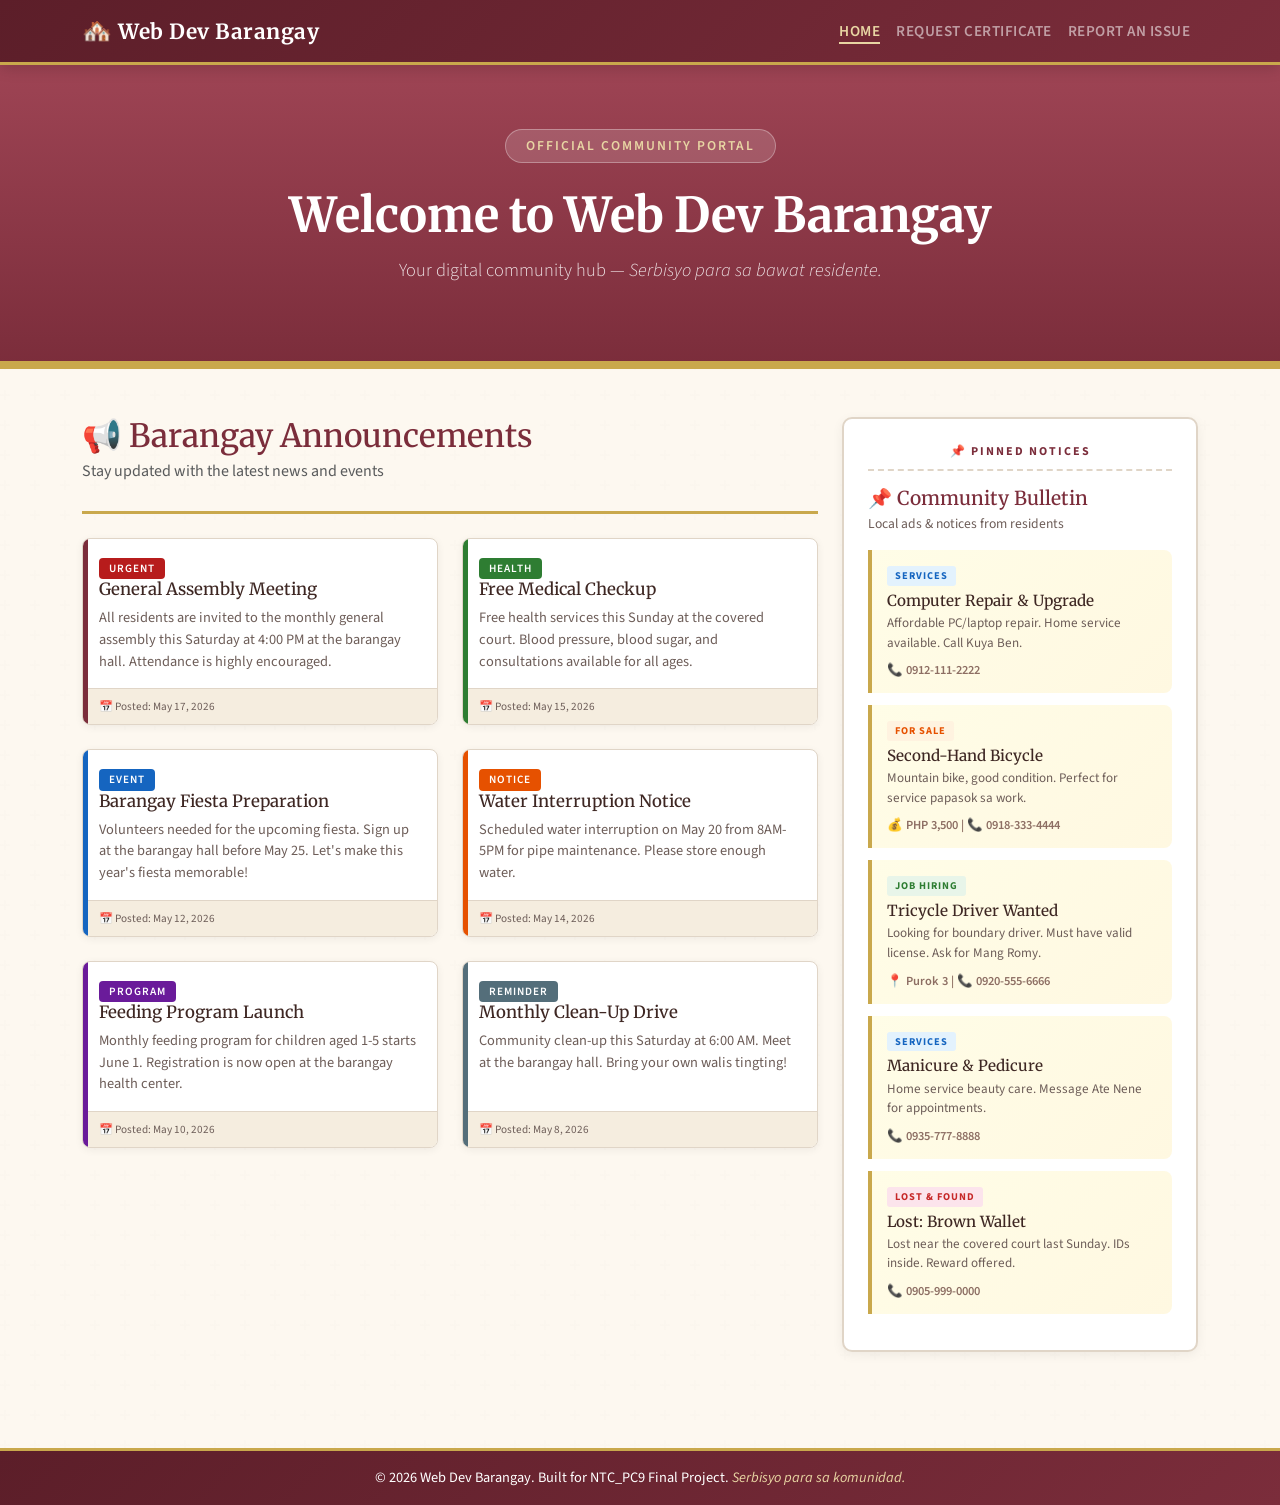
<file: index.html>
<!DOCTYPE html>
<html lang="en">
<head>
    <meta charset="UTF-8">
    <meta name="viewport" content="width=device-width, initial-scale=1.0">
    <title>Web Dev Barangay - Home</title>
    <!-- Bootstrap CSS -->
    <link href="https://cdn.jsdelivr.net/npm/bootstrap@5.3.0/dist/css/bootstrap.min.css" rel="stylesheet">
    <!-- Google Fonts -->
    <link href="https://fonts.googleapis.com/css2?family=Merriweather:wght@400;700&family=Source+Sans+3:wght@400;600;700&display=swap" rel="stylesheet">
    <!-- Custom CSS -->
    <link rel="stylesheet" href="css/style.css">
</head>
<body>

    <!-- ========== NAVBAR ========== -->
    <nav class="navbar navbar-expand-lg navbar-dark sticky-top">
        <div class="container">
            <a class="navbar-brand fw-bold" href="index.html">
                <span class="brand-icon">🏘️</span> Web Dev Barangay
            </a>
            <button class="navbar-toggler" type="button" data-bs-toggle="collapse" data-bs-target="#navbarNav">
                <span class="navbar-toggler-icon"></span>
            </button>
            <div class="collapse navbar-collapse" id="navbarNav">
                <ul class="navbar-nav ms-auto">
                    <li class="nav-item">
                        <a class="nav-link active" href="index.html">Home</a>
                    </li>
                    <li class="nav-item">
                        <a class="nav-link" href="certificate.html">Request Certificate</a>
                    </li>
                    <li class="nav-item">
                        <a class="nav-link" href="report.html">Report an Issue</a>
                    </li>
                </ul>
            </div>
        </div>
    </nav>

    <!-- ========== HERO SECTION ========== -->
    <header class="hero-section text-center">
        <div class="container">
            <div class="hero-badge">Official Community Portal</div>
            <h1 class="display-5 fw-bold">Welcome to Web Dev Barangay</h1>
            <p class="lead">Your digital community hub — <em>Serbisyo para sa bawat residente.</em></p>
        </div>
    </header>

    <!-- ========== MAIN CONTENT ========== -->
    <main class="container my-5">
        <div class="row">
            
            <!-- ===== LEFT COLUMN: Announcements ===== -->
            <div class="col-12 col-lg-8">
                <div class="section-header">
                    <h2>📢 Barangay Announcements</h2>
                    <p class="text-muted">Stay updated with the latest news and events</p>
                </div>

                <div class="row g-4" id="announcementContainer">

                    <!-- Card 1 -->
                    <div class="col-12 col-md-6">
                        <div class="card announcement-card h-100">
                            <div class="card-body">
                                <span class="badge badge-urgent">Urgent</span>
                                <h5 class="card-title">General Assembly Meeting</h5>
                                <p class="card-text">All residents are invited to the monthly general assembly this Saturday at 4:00 PM at the barangay hall. Attendance is highly encouraged.</p>
                            </div>
                            <div class="card-footer">
                                <small>📅 Posted: May 17, 2026</small>
                            </div>
                        </div>
                    </div>

                    <!-- Card 2 -->
                    <div class="col-12 col-md-6">
                        <div class="card announcement-card health h-100">
                            <div class="card-body">
                                <span class="badge badge-health">Health</span>
                                <h5 class="card-title">Free Medical Checkup</h5>
                                <p class="card-text">Free health services this Sunday at the covered court. Blood pressure, blood sugar, and consultations available for all ages.</p>
                            </div>
                            <div class="card-footer">
                                <small>📅 Posted: May 15, 2026</small>
                            </div>
                        </div>
                    </div>

                    <!-- Card 3 -->
                    <div class="col-12 col-md-6">
                        <div class="card announcement-card event h-100">
                            <div class="card-body">
                                <span class="badge badge-event">Event</span>
                                <h5 class="card-title">Barangay Fiesta Preparation</h5>
                                <p class="card-text">Volunteers needed for the upcoming fiesta. Sign up at the barangay hall before May 25. Let's make this year's fiesta memorable!</p>
                            </div>
                            <div class="card-footer">
                                <small>📅 Posted: May 12, 2026</small>
                            </div>
                        </div>
                    </div>

                    <!-- Card 4 -->
                    <div class="col-12 col-md-6">
                        <div class="card announcement-card warning h-100">
                            <div class="card-body">
                                <span class="badge badge-warning-custom">Notice</span>
                                <h5 class="card-title">Water Interruption Notice</h5>
                                <p class="card-text">Scheduled water interruption on May 20 from 8AM-5PM for pipe maintenance. Please store enough water.</p>
                            </div>
                            <div class="card-footer">
                                <small>📅 Posted: May 14, 2026</small>
                            </div>
                        </div>
                    </div>

                    <!-- Card 5 -->
                    <div class="col-12 col-md-6">
                        <div class="card announcement-card program h-100">
                            <div class="card-body">
                                <span class="badge badge-program">Program</span>
                                <h5 class="card-title">Feeding Program Launch</h5>
                                <p class="card-text">Monthly feeding program for children aged 1-5 starts June 1. Registration is now open at the barangay health center.</p>
                            </div>
                            <div class="card-footer">
                                <small>📅 Posted: May 10, 2026</small>
                            </div>
                        </div>
                    </div>

                    <!-- Card 6 -->
                    <div class="col-12 col-md-6">
                        <div class="card announcement-card reminder h-100">
                            <div class="card-body">
                                <span class="badge badge-reminder">Reminder</span>
                                <h5 class="card-title">Monthly Clean-Up Drive</h5>
                                <p class="card-text">Community clean-up this Saturday at 6:00 AM. Meet at the barangay hall. Bring your own walis tingting!</p>
                            </div>
                            <div class="card-footer">
                                <small>📅 Posted: May 8, 2026</small>
                            </div>
                        </div>
                    </div>

                </div>
            </div>

            <!-- ===== RIGHT COLUMN: Community Ads Sidebar ===== -->
            <aside class="col-12 col-lg-4 mt-5 mt-lg-0">
                <div class="ads-board">
                    <div class="ads-board-header">
                        <h3>📌 Community Bulletin</h3>
                        <p>Local ads & notices from residents</p>
                    </div>

                    <!-- Ad 1 -->
                    <div class="ad-item">
                        <span class="ad-tag ad-tag-services">Services</span>
                        <h5>Computer Repair & Upgrade</h5>
                        <p>Affordable PC/laptop repair. Home service available. Call Kuya Ben.</p>
                        <small>📞 0912-111-2222</small>
                    </div>

                    <!-- Ad 2 -->
                    <div class="ad-item">
                        <span class="ad-tag ad-tag-sale">For Sale</span>
                        <h5>Second-Hand Bicycle</h5>
                        <p>Mountain bike, good condition. Perfect for service papasok sa work.</p>
                        <small>💰 PHP 3,500 | 📞 0918-333-4444</small>
                    </div>

                    <!-- Ad 3 -->
                    <div class="ad-item">
                        <span class="ad-tag ad-tag-jobs">Job Hiring</span>
                        <h5>Tricycle Driver Wanted</h5>
                        <p>Looking for boundary driver. Must have valid license. Ask for Mang Romy.</p>
                        <small>📍 Purok 3 | 📞 0920-555-6666</small>
                    </div>

                    <!-- Ad 4 -->
                    <div class="ad-item">
                        <span class="ad-tag ad-tag-services">Services</span>
                        <h5>Manicure & Pedicure</h5>
                        <p>Home service beauty care. Message Ate Nene for appointments.</p>
                        <small>📞 0935-777-8888</small>
                    </div>

                    <!-- Ad 5 -->
                    <div class="ad-item">
                        <span class="ad-tag ad-tag-lost">Lost & Found</span>
                        <h5>Lost: Brown Wallet</h5>
                        <p>Lost near the covered court last Sunday. IDs inside. Reward offered.</p>
                        <small>📞 0905-999-0000</small>
                    </div>

                </div>
            </aside>

        </div>
    </main>

    <!-- ========== FOOTER ========== -->
    <footer class="text-white text-center py-3 mt-5">
        <div class="container">
            <p class="mb-0">&copy; 2026 Web Dev Barangay. Built for NTC_PC9 Final Project. <br class="d-md-none"><span class="footer-tagline">Serbisyo para sa komunidad.</span></p>
        </div>
    </footer>

    <!-- Bootstrap JS -->
    <script src="https://cdn.jsdelivr.net/npm/bootstrap@5.3.0/dist/js/bootstrap.bundle.min.js"></script>
</body>
</html>
</file>
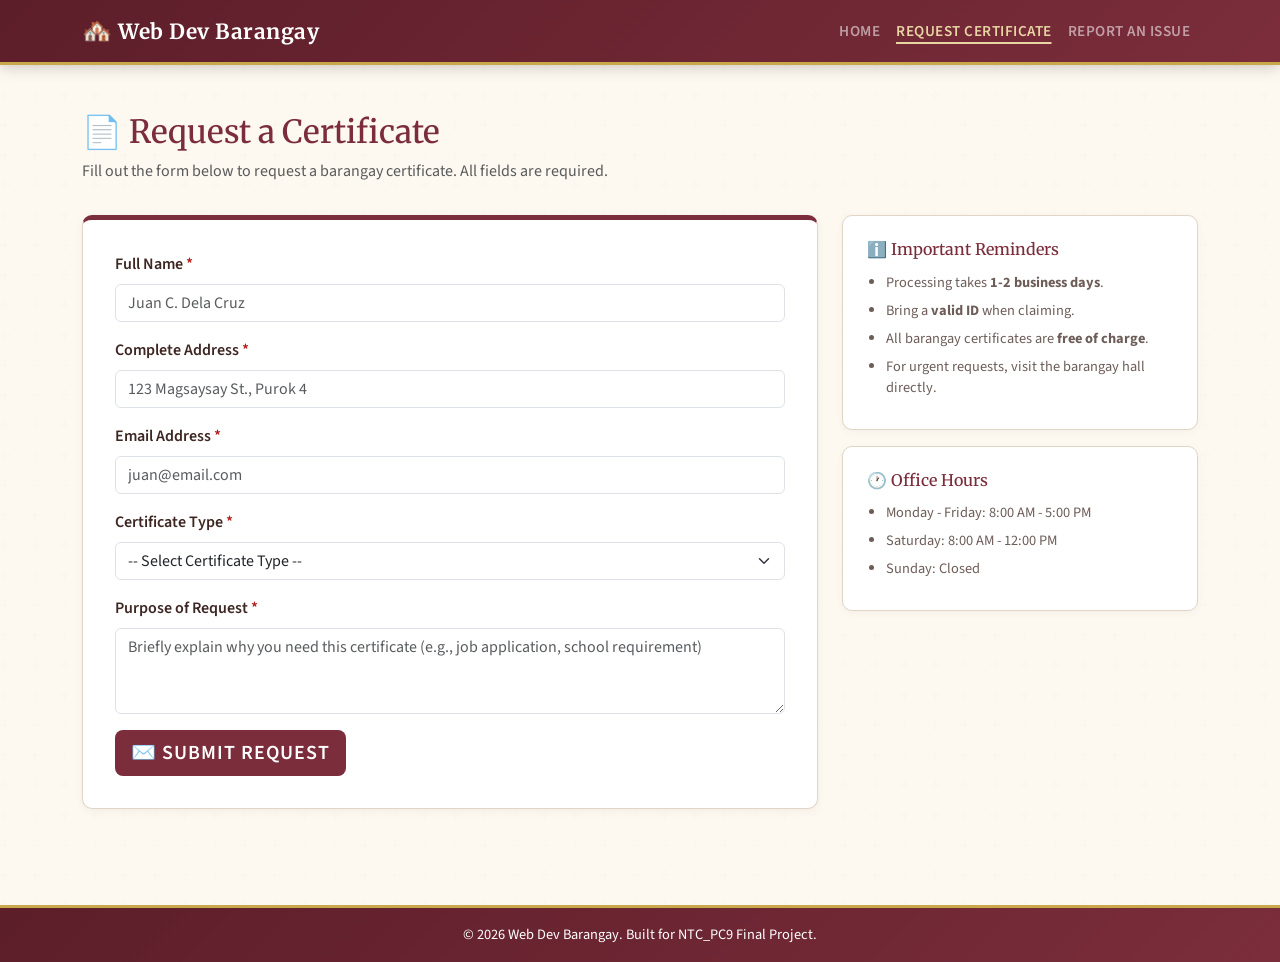
<file: certificate.html>
<!DOCTYPE html>
<html lang="en">
<head>
    <meta charset="UTF-8">
    <meta name="viewport" content="width=device-width, initial-scale=1.0">
    <title>Request Certificate - Web Dev Barangay</title>
    <link href="https://cdn.jsdelivr.net/npm/bootstrap@5.3.0/dist/css/bootstrap.min.css" rel="stylesheet">
    <link href="https://fonts.googleapis.com/css2?family=Merriweather:wght@400;700&family=Source+Sans+3:wght@400;600;700&display=swap" rel="stylesheet">
    <link rel="stylesheet" href="css/style.css">
</head>
<body>

    <!-- NAVBAR -->
    <nav class="navbar navbar-expand-lg navbar-dark sticky-top">
        <div class="container">
            <a class="navbar-brand fw-bold" href="index.html">
                <span class="brand-icon">🏘️</span> Web Dev Barangay
            </a>
            <button class="navbar-toggler" type="button" data-bs-toggle="collapse" data-bs-target="#navbarNav">
                <span class="navbar-toggler-icon"></span>
            </button>
            <div class="collapse navbar-collapse" id="navbarNav">
                <ul class="navbar-nav ms-auto">
                    <li class="nav-item">
                        <a class="nav-link" href="index.html">Home</a>
                    </li>
                    <li class="nav-item">
                        <a class="nav-link active" href="certificate.html">Request Certificate</a>
                    </li>
                    <li class="nav-item">
                        <a class="nav-link" href="report.html">Report an Issue</a>
                    </li>
                </ul>
            </div>
        </div>
    </nav>

    <!-- MAIN CONTENT -->
    <main class="container my-5">
        <div class="page-header">
            <h2>📄 Request a Certificate</h2>
            <p class="text-muted">Fill out the form below to request a barangay certificate. All fields are required.</p>
        </div>

        <div class="row">
            <div class="col-12 col-lg-8">
                <div class="form-card">
                    <form id="certificateForm" novalidate>
                        <!-- Full Name -->
                        <div class="mb-3">
                            <label for="fullName" class="form-label">Full Name <span class="required">*</span></label>
                            <input type="text" class="form-control" id="fullName" placeholder="Juan C. Dela Cruz">
                            <div class="invalid-feedback" id="fullNameError"></div>
                        </div>

                        <!-- Address -->
                        <div class="mb-3">
                            <label for="address" class="form-label">Complete Address <span class="required">*</span></label>
                            <input type="text" class="form-control" id="address" placeholder="123 Magsaysay St., Purok 4">
                            <div class="invalid-feedback" id="addressError"></div>
                        </div>

                        <!-- Email -->
                        <div class="mb-3">
                            <label for="email" class="form-label">Email Address <span class="required">*</span></label>
                            <input type="email" class="form-control" id="email" placeholder="juan@email.com">
                            <div class="invalid-feedback" id="emailError"></div>
                        </div>

                        <!-- Certificate Type -->
                        <div class="mb-3">
                            <label for="certType" class="form-label">Certificate Type <span class="required">*</span></label>
                            <select class="form-select" id="certType">
                                <option value="">-- Select Certificate Type --</option>
                                <option value="Indigency">Certificate of Indigency</option>
                                <option value="Residency">Certificate of Residency</option>
                                <option value="Good Moral">Certificate of Good Moral Character</option>
                                <option value="Business">Barangay Business Clearance</option>
                            </select>
                            <div class="invalid-feedback" id="certTypeError"></div>
                        </div>

                        <!-- Purpose -->
                        <div class="mb-3">
                            <label for="purpose" class="form-label">Purpose of Request <span class="required">*</span></label>
                            <textarea class="form-control" id="purpose" rows="3" placeholder="Briefly explain why you need this certificate (e.g., job application, school requirement)"></textarea>
                            <div class="invalid-feedback" id="purposeError"></div>
                        </div>

                        <!-- Submit -->
                        <button type="submit" class="btn btn-primary-custom btn-lg" id="submitBtn">
                            ✉️ Submit Request
                        </button>
                    </form>
                </div>
            </div>

            <!-- Sidebar Info -->
            <div class="col-12 col-lg-4 mt-4 mt-lg-0">
                <div class="info-card">
                    <h5>ℹ️ Important Reminders</h5>
                    <ul>
                        <li>Processing takes <strong>1-2 business days</strong>.</li>
                        <li>Bring a <strong>valid ID</strong> when claiming.</li>
                        <li>All barangay certificates are <strong>free of charge</strong>.</li>
                        <li>For urgent requests, visit the barangay hall directly.</li>
                    </ul>
                </div>
                <div class="info-card mt-3">
                    <h5>🕐 Office Hours</h5>
                    <ul class="mb-0">
                        <li>Monday - Friday: 8:00 AM - 5:00 PM</li>
                        <li>Saturday: 8:00 AM - 12:00 PM</li>
                        <li>Sunday: Closed</li>
                    </ul>
                </div>
            </div>
        </div>
    </main>

    <!-- MODAL -->
    <div class="modal fade" id="successModal" tabindex="-1">
        <div class="modal-dialog modal-dialog-centered">
            <div class="modal-content">
                <div class="modal-header bg-success text-white">
                    <h5 class="modal-title">✅ Request Submitted!</h5>
                    <button type="button" class="btn-close btn-close-white" data-bs-dismiss="modal"></button>
                </div>
                <div class="modal-body">
                    <p>Your certificate request has been received. Please allow 1-2 business days for processing.</p>
                    <p class="mb-0"><strong>Reference Number:</strong> <span id="referenceNumber"></span></p>
                </div>
                <div class="modal-footer">
                    <button type="button" class="btn btn-secondary" data-bs-dismiss="modal">Close</button>
                </div>
            </div>
        </div>
    </div>

    <!-- FOOTER -->
    <footer class="text-white text-center py-3 mt-5">
        <div class="container">
            <p class="mb-0">&copy; 2026 Web Dev Barangay. Built for NTC_PC9 Final Project.</p>
        </div>
    </footer>

    <script src="https://cdn.jsdelivr.net/npm/bootstrap@5.3.0/dist/js/bootstrap.bundle.min.js"></script>
    <script src="js/script.js"></script>
</body>
</html>
</file>
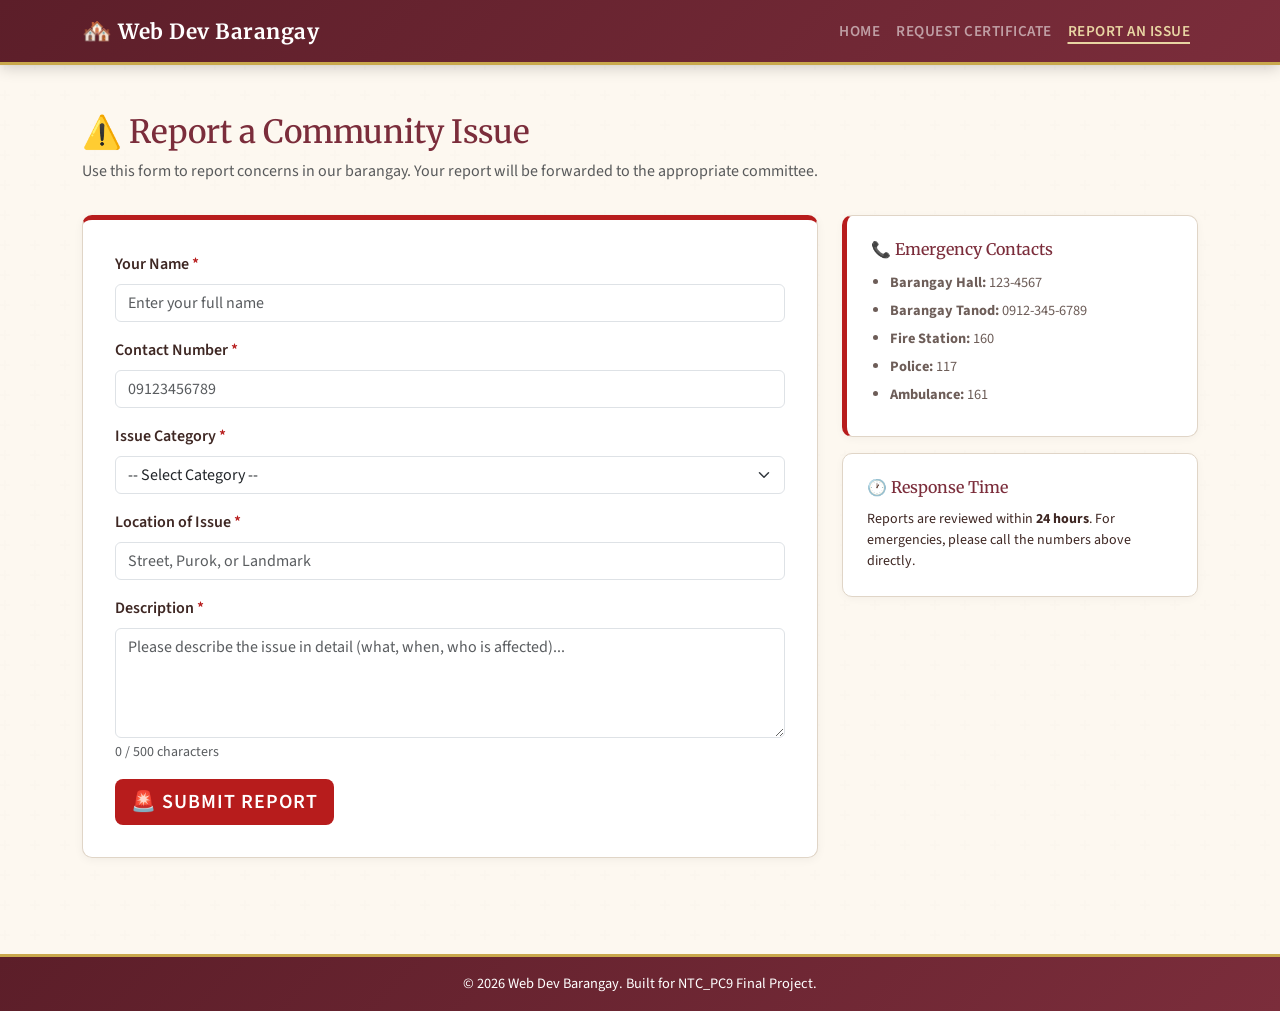
<file: report.html>
<!DOCTYPE html>
<html lang="en">
<head>
    <meta charset="UTF-8">
    <meta name="viewport" content="width=device-width, initial-scale=1.0">
    <title>Report an Issue - Web Dev Barangay</title>
    <link href="https://cdn.jsdelivr.net/npm/bootstrap@5.3.0/dist/css/bootstrap.min.css" rel="stylesheet">
    <link href="https://fonts.googleapis.com/css2?family=Merriweather:wght@400;700&family=Source+Sans+3:wght@400;600;700&display=swap" rel="stylesheet">
    <link rel="stylesheet" href="css/style.css">
</head>
<body>

    <!-- NAVBAR -->
    <nav class="navbar navbar-expand-lg navbar-dark sticky-top">
        <div class="container">
            <a class="navbar-brand fw-bold" href="index.html">
                <span class="brand-icon">🏘️</span> Web Dev Barangay
            </a>
            <button class="navbar-toggler" type="button" data-bs-toggle="collapse" data-bs-target="#navbarNav">
                <span class="navbar-toggler-icon"></span>
            </button>
            <div class="collapse navbar-collapse" id="navbarNav">
                <ul class="navbar-nav ms-auto">
                    <li class="nav-item">
                        <a class="nav-link" href="index.html">Home</a>
                    </li>
                    <li class="nav-item">
                        <a class="nav-link" href="certificate.html">Request Certificate</a>
                    </li>
                    <li class="nav-item">
                        <a class="nav-link active" href="report.html">Report an Issue</a>
                    </li>
                </ul>
            </div>
        </div>
    </nav>

    <!-- MAIN CONTENT -->
    <main class="container my-5">
        <div class="page-header">
            <h2>⚠️ Report a Community Issue</h2>
            <p class="text-muted">Use this form to report concerns in our barangay. Your report will be forwarded to the appropriate committee.</p>
        </div>

        <div class="row">
            <div class="col-12 col-lg-8">
                <div class="form-card form-card-report">
                    <form id="reportForm" novalidate>
                        <!-- Name -->
                        <div class="mb-3">
                            <label for="reporterName" class="form-label">Your Name <span class="required">*</span></label>
                            <input type="text" class="form-control" id="reporterName" placeholder="Enter your full name">
                            <div class="invalid-feedback" id="reporterNameError"></div>
                        </div>

                        <!-- Contact -->
                        <div class="mb-3">
                            <label for="contact" class="form-label">Contact Number <span class="required">*</span></label>
                            <input type="tel" class="form-control" id="contact" placeholder="09123456789">
                            <div class="invalid-feedback" id="contactError"></div>
                        </div>

                        <!-- Issue Category -->
                        <div class="mb-3">
                            <label for="issueCategory" class="form-label">Issue Category <span class="required">*</span></label>
                            <select class="form-select" id="issueCategory">
                                <option value="">-- Select Category --</option>
                                <option value="Infrastructure">Infrastructure (Roads, Lighting, etc.)</option>
                                <option value="Sanitation">Sanitation & Waste Management</option>
                                <option value="Noise">Noise Complaint</option>
                                <option value="Safety">Safety & Security Concern</option>
                                <option value="Other">Other</option>
                            </select>
                            <div class="invalid-feedback" id="issueCategoryError"></div>
                        </div>

                        <!-- Location -->
                        <div class="mb-3">
                            <label for="location" class="form-label">Location of Issue <span class="required">*</span></label>
                            <input type="text" class="form-control" id="location" placeholder="Street, Purok, or Landmark">
                            <div class="invalid-feedback" id="locationError"></div>
                        </div>

                        <!-- Description -->
                        <div class="mb-3">
                            <label for="description" class="form-label">Description <span class="required">*</span></label>
                            <textarea class="form-control" id="description" rows="4" placeholder="Please describe the issue in detail (what, when, who is affected)..."></textarea>
                            <div class="invalid-feedback" id="descriptionError"></div>
                            <div class="form-text"><span id="charCount">0</span> / 500 characters</div>
                        </div>

                        <!-- Submit -->
                        <button type="submit" class="btn btn-report btn-lg" id="reportSubmitBtn">
                            🚨 Submit Report
                        </button>
                    </form>
                </div>
            </div>

            <!-- Sidebar -->
            <div class="col-12 col-lg-4 mt-4 mt-lg-0">
                <div class="info-card emergency-card">
                    <h5>📞 Emergency Contacts</h5>
                    <ul>
                        <li><strong>Barangay Hall:</strong> 123-4567</li>
                        <li><strong>Barangay Tanod:</strong> 0912-345-6789</li>
                        <li><strong>Fire Station:</strong> 160</li>
                        <li><strong>Police:</strong> 117</li>
                        <li><strong>Ambulance:</strong> 161</li>
                    </ul>
                </div>
                <div class="info-card mt-3">
                    <h5>🕐 Response Time</h5>
                    <p class="mb-0 small">Reports are reviewed within <strong>24 hours</strong>. For emergencies, please call the numbers above directly.</p>
                </div>
            </div>
        </div>
    </main>

    <!-- MODAL -->
    <div class="modal fade" id="reportSuccessModal" tabindex="-1">
        <div class="modal-dialog modal-dialog-centered">
            <div class="modal-content">
                <div class="modal-header bg-danger text-white">
                    <h5 class="modal-title">🚨 Report Submitted!</h5>
                    <button type="button" class="btn-close btn-close-white" data-bs-dismiss="modal"></button>
                </div>
                <div class="modal-body">
                    <p>Your concern has been recorded. The barangay will look into this matter as soon as possible.</p>
                    <p class="mb-0"><strong>Tracking Number:</strong> <span id="trackingNumber"></span></p>
                </div>
                <div class="modal-footer">
                    <button type="button" class="btn btn-secondary" data-bs-dismiss="modal">Close</button>
                </div>
            </div>
        </div>
    </div>

    <!-- FOOTER -->
    <footer class="text-white text-center py-3 mt-5">
        <div class="container">
            <p class="mb-0">&copy; 2026 Web Dev Barangay. Built for NTC_PC9 Final Project.</p>
        </div>
    </footer>

    <script src="https://cdn.jsdelivr.net/npm/bootstrap@5.3.0/dist/js/bootstrap.bundle.min.js"></script>
    <script src="js/script.js"></script>
</body>
</html>
</file>
<file: css/style.css>
/* ============================================
   Web Dev Barangay - Barangay Bulletin Theme
   Color Palette: Maroon, Cream, Warm Brown
   ============================================ */

/* ===== ROOT VARIABLES ===== */
:root {
    --maroon: #7B2D3B;
    --maroon-dark: #5C1E29;
    --maroon-light: #9E4454;
    --cream: #FDF8F0;
    --cream-dark: #F5EDDF;
    --brown: #5D4037;
    --brown-light: #8D6E63;
    --gold: #C9A84C;
    --gold-light: #E8D5A3;
    --text-dark: #3E2723;
    --text-muted: #6D5D58;
    --white: #FFFFFF;
    --success: #2E7D32;
    --danger: #B71C1C;
    --warning: #E65100;
}

/* ===== GLOBAL STYLES ===== */
html {
    scroll-behavior: smooth;
}

body {
    font-family: 'Source Sans 3', sans-serif;
    background-color: var(--cream);
    color: var(--text-dark);
    display: flex;
    flex-direction: column;
    min-height: 100vh;
    background-image: 
        linear-gradient(rgba(253, 248, 240, 0.7), rgba(253, 248, 240, 0.7)),
        url("data:image/svg+xml,%3Csvg width='60' height='60' viewBox='0 0 60 60' xmlns='http://www.w3.org/2000/svg'%3E%3Cg fill='none' fill-rule='evenodd'%3E%3Cg fill='%23d7ccc8' fill-opacity='0.15'%3E%3Cpath d='M36 34v-4h-2v4h-4v2h4v4h2v-4h4v-2h-4zm0-30V0h-2v4h-4v2h4v4h2V6h4V4h-4zM6 34v-4H4v4H0v2h4v4h2v-4h4v-2H6zM6 4V0H4v4H0v2h4v4h2V6h4V4H6z'/%3E%3C/g%3E%3C/g%3E%3C/svg%3E");
}

main {
    flex: 1;
}

h1, h2, h3, h4, h5, .navbar-brand {
    font-family: 'Merriweather', serif;
}

/* ===== NAVBAR ===== */
.navbar {
    background: linear-gradient(135deg, var(--maroon-dark), var(--maroon));
    box-shadow: 0 2px 15px rgba(0, 0, 0, 0.2);
    border-bottom: 3px solid var(--gold);
}

.navbar-brand {
    font-size: 1.3rem;
    letter-spacing: 0.5px;
}

.brand-icon {
    font-size: 1.5rem;
}

.navbar .nav-link {
    font-weight: 600;
    font-size: 0.95rem;
    text-transform: uppercase;
    letter-spacing: 0.5px;
    transition: color 0.3s ease;
}

.navbar .nav-link:hover {
    color: var(--gold-light) !important;
}

.navbar .nav-link.active {
    color: var(--gold-light) !important;
    text-decoration: underline;
    text-underline-offset: 6px;
    text-decoration-thickness: 2px;
}

/* ===== HERO SECTION ===== */
.hero-section {
    background: linear-gradient(180deg, var(--maroon-light) 0%, var(--maroon) 100%);
    color: var(--white);
    padding: 4rem 0;
    position: relative;
    border-bottom: 4px solid var(--gold);
}

.hero-section::after {
    content: '';
    position: absolute;
    bottom: 0;
    left: 0;
    right: 0;
    height: 4px;
    background: var(--gold);
}

.hero-badge {
    display: inline-block;
    background: rgba(255, 255, 255, 0.15);
    border: 1px solid rgba(255, 255, 255, 0.3);
    color: var(--gold-light);
    padding: 6px 20px;
    border-radius: 50px;
    font-size: 0.85rem;
    font-weight: 600;
    text-transform: uppercase;
    letter-spacing: 2px;
    margin-bottom: 1.5rem;
}

.hero-section h1 {
    color: var(--white);
    margin-bottom: 0.75rem;
}

.hero-section .lead {
    color: rgba(255, 255, 255, 0.85);
    font-size: 1.15rem;
}

/* ===== SECTION HEADERS ===== */
.section-header {
    margin-bottom: 1.5rem;
    padding-bottom: 0.75rem;
    border-bottom: 3px solid var(--gold);
}

.section-header h2 {
    color: var(--maroon);
    margin-bottom: 0.25rem;
}

.page-header {
    margin-bottom: 2rem;
}

.page-header h2 {
    color: var(--maroon);
}

/* ===== ANNOUNCEMENT CARDS ===== */
.announcement-card {
    border: 1px solid #e0d5c7;
    border-radius: 8px;
    background: var(--white);
    box-shadow: 0 2px 8px rgba(0, 0, 0, 0.06);
    transition: transform 0.3s ease, box-shadow 0.3s ease;
    position: relative;
    overflow: hidden;
}

.announcement-card::before {
    content: '';
    position: absolute;
    left: 0;
    top: 0;
    bottom: 0;
    width: 5px;
}

.announcement-card:hover {
    transform: translateY(-4px);
    box-shadow: 0 8px 25px rgba(0, 0, 0, 0.12);
}

/* Colored left borders per category */
.announcement-card::before { background: var(--maroon); }
.announcement-card.health::before { background: #2E7D32; }
.announcement-card.event::before { background: #1565C0; }
.announcement-card.warning::before { background: #E65100; }
.announcement-card.program::before { background: #6A1B9A; }
.announcement-card.reminder::before { background: #546E7A; }

.announcement-card .card-title {
    font-family: 'Merriweather', serif;
    font-size: 1.05rem;
    color: var(--text-dark);
}

.announcement-card .card-text {
    color: var(--text-muted);
    font-size: 0.9rem;
}

.announcement-card .card-footer {
    background: var(--cream-dark);
    border-top: 1px solid #e0d5c7;
    color: var(--text-muted);
    font-size: 0.8rem;
}

/* ===== BADGES ===== */
.badge {
    font-weight: 600;
    font-size: 0.7rem;
    text-transform: uppercase;
    letter-spacing: 1px;
    padding: 5px 10px;
    border-radius: 4px;
}

.badge-urgent { background: var(--danger); color: white; }
.badge-health { background: #2E7D32; color: white; }
.badge-event { background: #1565C0; color: white; }
.badge-warning-custom { background: #E65100; color: white; }
.badge-program { background: #6A1B9A; color: white; }
.badge-reminder { background: #546E7A; color: white; }

/* ===== COMMUNITY ADS SIDEBAR ===== */
.ads-board {
    background: var(--white);
    border: 2px solid #e0d5c7;
    border-radius: 10px;
    padding: 1.5rem;
    position: sticky;
    top: 90px;
    box-shadow: 0 3px 12px rgba(0, 0, 0, 0.06);
}

.ads-board::before {
    content: '📌 PINNED NOTICES';
    display: block;
    text-align: center;
    font-weight: 700;
    font-size: 0.75rem;
    letter-spacing: 2px;
    color: var(--maroon);
    margin-bottom: 1rem;
    padding-bottom: 0.5rem;
    border-bottom: 2px dashed #e0d5c7;
}

.ads-board-header h3 {
    font-size: 1.2rem;
    color: var(--maroon);
    margin-bottom: 0.25rem;
}

.ads-board-header p {
    font-size: 0.85rem;
    color: var(--text-muted);
    margin-bottom: 1rem;
}

.ad-item {
    background: linear-gradient(135deg, #FFFDE7, #FFF8E1);
    border-left: 4px solid var(--gold);
    padding: 12px 15px;
    margin-bottom: 12px;
    border-radius: 0 8px 8px 0;
    position: relative;
    transition: transform 0.2s ease;
}

.ad-item:hover {
    transform: translateX(4px);
}

.ad-item h5 {
    font-family: 'Merriweather', serif;
    font-size: 0.95rem;
    color: var(--text-dark);
    margin-bottom: 4px;
}

.ad-item p {
    font-size: 0.82rem;
    color: var(--text-muted);
    margin-bottom: 4px;
}

.ad-item small {
    font-size: 0.78rem;
    color: var(--brown-light);
    font-weight: 600;
}

.ad-tag {
    display: inline-block;
    font-size: 0.65rem;
    font-weight: 700;
    text-transform: uppercase;
    letter-spacing: 1px;
    padding: 2px 8px;
    border-radius: 3px;
    margin-bottom: 6px;
}

.ad-tag-services { background: #E3F2FD; color: #1565C0; }
.ad-tag-sale { background: #FFF3E0; color: #E65100; }
.ad-tag-jobs { background: #E8F5E9; color: #2E7D32; }
.ad-tag-lost { background: #FCE4EC; color: #C62828; }

/* ===== FORM CARDS ===== */
.form-card {
    background: var(--white);
    border: 1px solid #e0d5c7;
    border-radius: 10px;
    padding: 2rem;
    box-shadow: 0 2px 10px rgba(0, 0, 0, 0.05);
    border-top: 5px solid var(--maroon);
}

.form-card-report {
    border-top: 5px solid var(--danger);
}

.form-label {
    font-weight: 600;
    color: var(--text-dark);
}

.required {
    color: var(--danger);
}

.form-control:focus,
.form-select:focus {
    border-color: var(--maroon-light);
    box-shadow: 0 0 0 0.2rem rgba(123, 45, 59, 0.15);
}

.form-control.is-invalid,
.form-select.is-invalid {
    border-color: var(--danger);
}

.form-control.is-valid,
.form-select.is-valid {
    border-color: var(--success);
}

.invalid-feedback {
    font-size: 0.825rem;
    color: var(--danger);
}

/* ===== BUTTONS ===== */
.btn-primary-custom {
    background: var(--maroon);
    color: white;
    border: none;
    font-weight: 600;
    text-transform: uppercase;
    letter-spacing: 1px;
    transition: all 0.3s ease;
}

.btn-primary-custom:hover {
    background: var(--maroon-dark);
    color: white;
    transform: translateY(-2px);
    box-shadow: 0 4px 12px rgba(123, 45, 59, 0.3);
}

.btn-report {
    background: var(--danger);
    color: white;
    border: none;
    font-weight: 600;
    text-transform: uppercase;
    letter-spacing: 1px;
    transition: all 0.3s ease;
}

.btn-report:hover {
    background: #8B0000;
    color: white;
    transform: translateY(-2px);
    box-shadow: 0 4px 12px rgba(183, 28, 28, 0.3);
}

/* ===== INFO CARDS ===== */
.info-card {
    background: var(--white);
    border: 1px solid #e0d5c7;
    border-radius: 10px;
    padding: 1.5rem;
    box-shadow: 0 2px 8px rgba(0, 0, 0, 0.04);
}

.info-card h5 {
    color: var(--maroon);
    font-size: 1rem;
    margin-bottom: 0.75rem;
}

.info-card ul {
    padding-left: 1.2rem;
    margin-bottom: 0;
    color: var(--text-muted);
    font-size: 0.9rem;
}

.info-card ul li {
    margin-bottom: 0.4rem;
}

.emergency-card {
    border-left: 5px solid var(--danger);
}

/* ===== FOOTER ===== */
footer {
    background: linear-gradient(135deg, var(--maroon-dark), var(--maroon));
    border-top: 3px solid var(--gold);
    font-size: 0.9rem;
}

.footer-tagline {
    font-style: italic;
    color: var(--gold-light);
}

/* ===== MODAL ===== */
.modal-content {
    border-radius: 10px;
    border: none;
}

.modal-header {
    border-radius: 10px 10px 0 0;
}

/* ===== RESPONSIVE ===== */
@media (max-width: 991px) {
    .ads-board {
        position: static;
    }
}

@media (max-width: 767px) {
    .hero-section {
        padding: 2.5rem 0;
    }
    
    .hero-section h1 {
        font-size: 1.6rem;
    }
    
    .form-card {
        padding: 1.25rem;
    }
    
    .btn-lg {
        width: 100%;
    }
    
    h2 {
        font-size: 1.3rem;
    }
}
</file>
